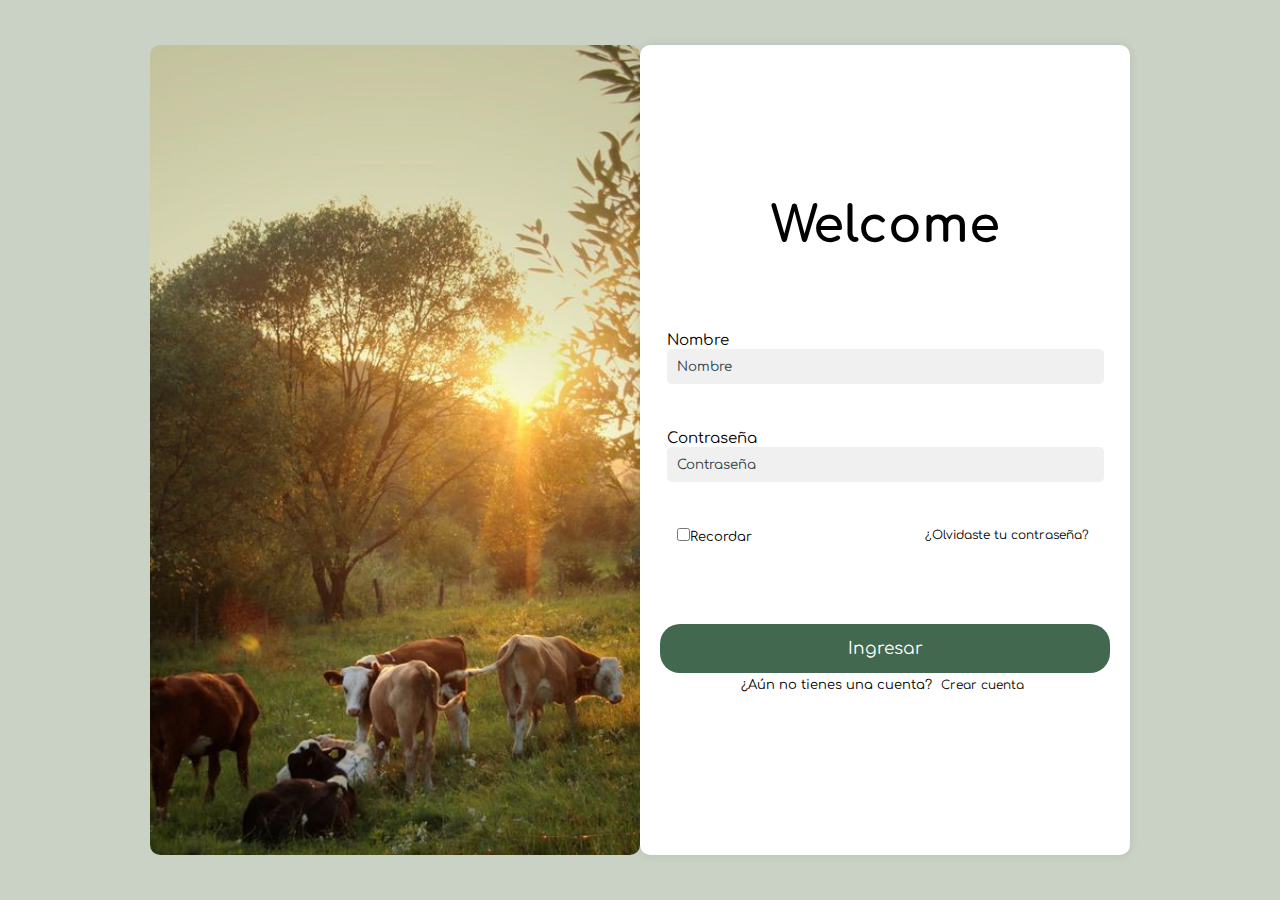
<file: login.html>
<!DOCTYPE html>
<html lang="en">
<head>
    <meta charset="UTF-8">
    <meta name="viewport" content="width=device-width, initial-scale=1.0">
    <title>VETEMECUM</title>
    <meta http-equiv="X-UA-Compatible" content="IE=edge" />
    <link rel="shortcut icon" href="/vetemecum/pagina/imagenes/logo.webp" type="image/x-icon">
    <link rel="stylesheet" href="./styleLogin.css">
    <link rel="stylesheet" href="https://cdnjs.cloudflare.com/ajax/libs/font-awesome/6.5.2/css/all.min.css" integrity="sha512-SnH5WK+bZxgPHs44uWIX+LLJAJ9/2PkPKZ5QiAj6Ta86w+fsb2TkcmfRyVX3pBnMFcV7oQPJkl9QevSCWr3W6A==" crossorigin="anonymous" referrerpolicy="no-referrer" />
    <link rel="preconnect" href="https://fonts.googleapis.com">
    <link rel="preconnect" href="https://fonts.gstatic.com" crossorigin>
    <link href="https://fonts.googleapis.com/css2?family=Comfortaa:wght@600&display=swap" rel="stylesheet">
    <style>
        #error1 , #error2 {
            color: transparent;
        }
    </style>
</head>
<body>
    <div class="contenedorPrincipal">
        <header class="ola">
            <div style="height: 150px; overflow: hidden;">
                <svg viewBox="0 0 500 150" preserveAspectRatio="none" style="height: 120%; width: 120%;" class="svgOla">
                    <path d="M0.85,-13.33 C-87.81,325.55 612.58,-146.52 510.44,311.36 L-100.04,179.13 L-88.66,-50.80 Z" style="stroke: none; fill: #CAD2C5;"></path>
                </svg>
            </div>
        </header>
    
        <div class="Formulario">
            <h1 class="barra" onclick="moverContenidoConBarra()">Welcome</h1>
            <br>
            <form class="formulario" id="formulario">
                <div class="registrarse">
                    <div class="nombre divEntradas">
                        <p class="texto">Nombre</p>
                        <div class="contenedorNombre contenedorInput">
                            <input class="prueba" type="text" placeholder="Nombre" name="nombre" id="nombre" required>
                            <i id="user" class="fa-solid fa-user"></i>
                        </div>
                        <p id="error1" class="errores">Por favor llene correctamente la casilla de 1-40 caracteres y no poner símbolos "@"</p>
                    </div> 
                    <div class="contraseña divEntradas">
                        <p class="texto">Contraseña</p>
                        <div class="contenedorContraseña contenedorInput">
                            <input class="prueba password" type="password" placeholder="Contraseña" minlength="8" name="contraseña" id="contraseña" required>
                            <i id="ojo1" class="fa-regular fa-eye-slash"></i>
                        </div>
                        <p id="error2" class="errores">Por favor ingrese más de 8 caracteres</p>
                    </div>
                </div>
                <div class="botones">
                    <label><input type="checkbox" name="recordar" class="recordar">Recordar</label>
                    <a href="#">¿Olvidaste tu contraseña?</a>
                </div>
    
                <button type="submit" class="boton effect effect-5" name="enviar" id="enviar">Ingresar</button>
    
                <div class="botones">
                    <p>¿Aún no tienes una cuenta? <a href="#">Crear cuenta</a></p>
                </div> 
            </form>
        </div>
    </div>
    
    <script src="scriptLogin.js"></script>
</body>
</html>
</file>
<file: styleLogin.css>
/* Reset y estilos generales */
* {
    padding: 0;
    margin: 0;
    font-family: "Comfortaa", sans-serif;
    box-sizing: border-box;
}

/* Estilos específicos para el encabezado */
header {
    position: relative;
    background: url(./img/vacasLogin.jpg) no-repeat bottom;
    background-size: cover;
    width: 100%;
    height: 145px;
}

/* Estilos generales para el cuerpo de la página */
body {
    background-color: #CAD2C5;
}

.ola{
    margin-bottom: 20px;
}

/* Estilos para el título */
h1 {
    display: flex;
    justify-content: center;
    width: 100%;
}

/* Estilos para el contenedor principal del formulario */
.Formulario {
    margin-top: 50px;
    position: relative;
    display: flex;
    flex-direction: column;
    justify-content: center;
    align-items: center;
    padding-top: 40px;
    width: 90%;
    height: 550px;
    max-width: 500px;
    margin: 0 auto; /* Centrar el formulario */
    background-color: #fff;
    border-radius: 10px;
    box-shadow: 0 0 10px rgba(0, 0, 0, 0.1);
}

/* Estilos para el formulario */
.formulario {
    display: flex;
    flex-direction: column;
    align-items: center;
    justify-content: center;
    width: 100%;
    padding: 20px;
    margin-top: 40px;
}

.contenedorInput{
    display: flex;
    justify-content: space-evenly;
    background-color: #f0f0f0;
    align-items: center;
    padding-right:2%;
    border-radius: 5px;
}


/* Estilos para los inputs del formulario */
.formulario input:not(.recordar) {
    width: 100%;
    padding: 10px;
    border: none;
    border-radius: 5px;
    background-color: transparent;
    outline: none;
}

/* Estilos para el ícono dentro del input */
.divEntradas i{
    color: #354F52;
    width: 20px;
    height: 20px;
    bottom: 25px;
}
/* Estilos para los botones y enlaces */
.formulario .botones {
    text-align: center;
    display: flex;
    justify-content: space-around;
    width: 130%;
    font-size: 13px;

}

.formulario .boton:hover{
    background-color: #84A98c;
    font-size: 15px;
}

.botones a {
    text-decoration: none;
    font-size: 12px;
    color: #000000;
    margin: 0 5px;
}

.botones a:hover {
    text-decoration: underline;
    color: #ffffff;
    font-size: 13px;
}

/* Estilos para los mensajes de error y otros textos */
.registrarse p:not(.texto) {
    font-size: 10px;
    margin: 10px 0 25px 0;
}

.formulario p.texto {
    font-size: 15px;
}

/* Estilos para el placeholder dentro de los inputs */
input::placeholder {
    color: #2f3e46;
}

/* Estilos para el botón de submit */
.formulario button {
    width: 100%;
    padding: 15px;
    margin: 60px 0 5px 0;
    border: none;
    border-radius: 20px;
    background-color: #436850;
    color: #fff;
    font-size: 17px;
    cursor: pointer;
}

@media screen and (min-width:430px) {
    header {
        background: url(./img/vacas_corta.jpg) no-repeat bottom;
        background-size: cover;
    }
}


/* Media query para ajustes en pantallas más grandes */
@media screen and (min-width: 720px) {

    body{
        display: flex;
        flex-direction: row;
        align-items: center;
        justify-content: center;
        height: 100vh;
    }

    .contenedorPrincipal{
        display: flex;
        justify-content: center;
    }

    .svgOla{
        height: 0 !important; 
        width: 0 !important;
    }

    h1 {
        display: flex;
        justify-content: center;
        font-size: 50px;
    }
    

    .Formulario{
        height: 90vh;
        width: 45vw;
        max-width: 30vw;
        max-width: 490px;
        padding-top: 10px;

    }
    header{
        width: 45vw;    
        background: url(./img/vacasLogin.jpg) no-repeat;
        background-size: cover;
        background-position: center;
        height: 90vh;
        border-radius: 10px;
        position: relative;
        max-width: 490px;
    }

    .ola{
        margin: 0;
    }


    .formulario .boton{
        margin-top: 80px;
    } 
    
}





.effect.effect-5 {
    transition: all 0.2s linear 0s;
    
    &:before {
      content: "\f054";
      font-family: FontAwesome;
      display: flex;
      align-items: center;
      justify-content: center;
      position: absolute;
      top: 0;
      left: 0;
      height: 100%;
      width: 30px;
      border-radius: 0 50% 50% 0;
      transform: scale(0,1);
      transform-origin: left center;
      transition: all 0.2s linear 0s;
      color: white;
      background-color: #a7bdac;
    }
    
     &:hover {
      text-indent: 30px;
      
      &:before {
        transform: scale(1,1);
        text-indent: 0;
      }
    }
}

.effect {
        text-align: center;
        display: inline-block;
        position: relative;
        text-decoration: none;
        text-transform: capitalize;
        /* background-color: - add your own background-color */
        padding: 20px 0px;
        overflow: hidden;
      }
</file>
